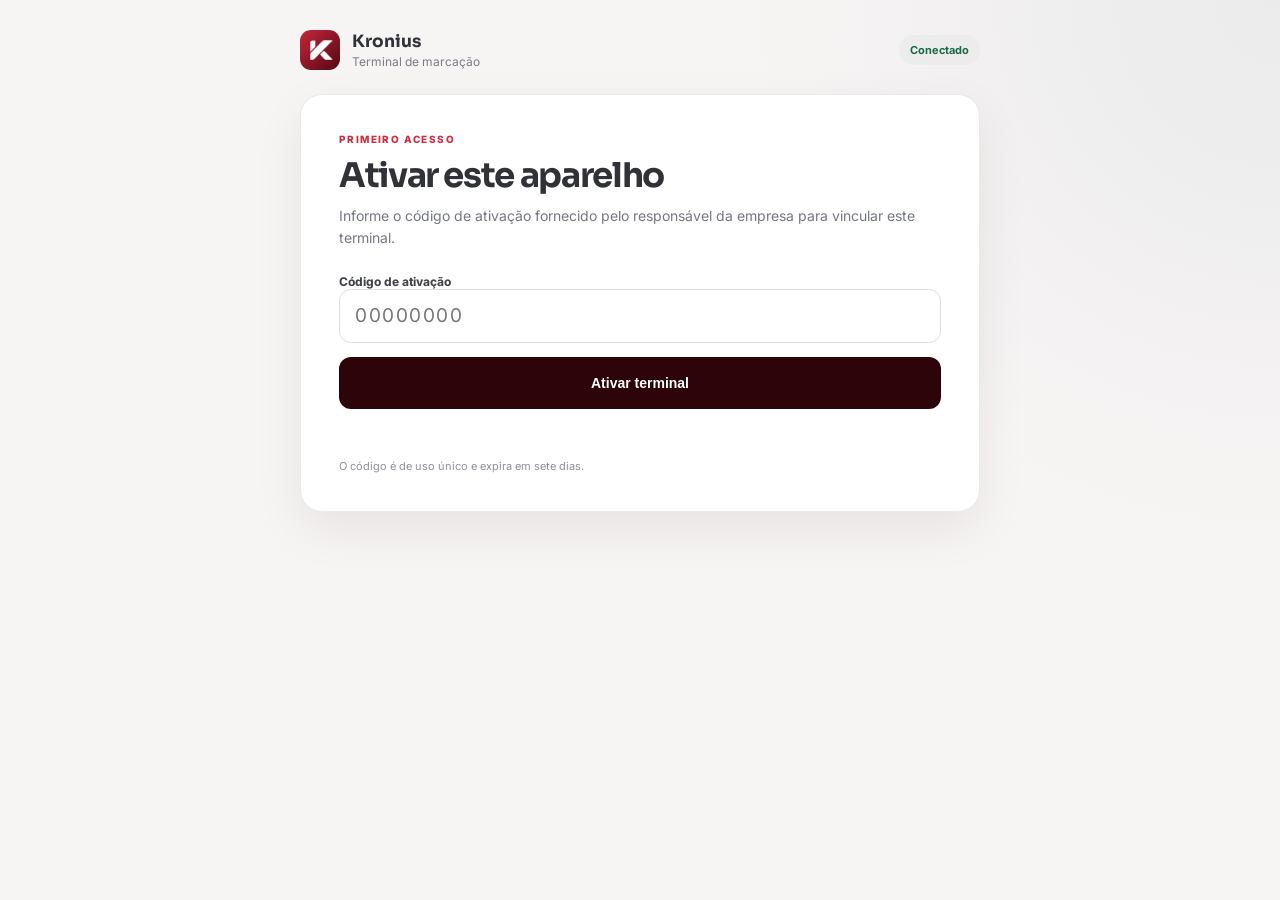
<file: pontocom-prototipo/terminal/index.html>
<!doctype html>
<html lang="pt-BR">
<head>
  <meta charset="utf-8">
  <meta name="viewport" content="width=device-width, initial-scale=1, viewport-fit=cover">
  <meta name="theme-color" content="#560713">
  <meta name="description" content="Terminal de marcação de ponto Kronius">
  <link rel="manifest" href="./manifest.json">
  <link rel="icon" href="../brand/icon-64.png" type="image/png"><link rel="apple-touch-icon" href="../brand/icon-192.png">
  <link rel="stylesheet" href="https://fonts.googleapis.com/css2?family=Inter:wght@400;500;600;700;800&family=Sora:wght@500;600;700;800&display=swap">
  <link rel="stylesheet" href="./styles.css?v=9">
  <title>Kronius | Terminal de Ponto</title>
</head>
<body>
  <main class="terminal-shell">
    <header class="terminal-header">
      <img class="brand-mark-img" src="../brand/tile.png" alt="" width="40" height="40">
      <div><strong>Kronius</strong><small>Terminal de marcação</small></div>
      <span class="connection" id="connectionState">Conectando...</span>
    </header>
    <section id="activationScreen" class="terminal-card" hidden>
      <p class="eyebrow">PRIMEIRO ACESSO</p>
      <h1>Ativar este aparelho</h1>
      <p class="intro">Informe o código de ativação fornecido pelo responsável da empresa para vincular este terminal.</p>
      <form id="activationForm">
        <label for="activationCode">Código de ativação</label>
        <input id="activationCode" inputmode="numeric" autocomplete="one-time-code" maxlength="8" placeholder="00000000" required>
        <button class="primary-button" type="submit">Ativar terminal</button>
        <p class="form-message" id="activationMessage" role="alert"></p>
      </form>
      <p class="footnote">O código é de uso único e expira em sete dias.</p>
    </section>
    <section id="punchScreen" hidden>
      <div class="company-card">
        <div><p class="eyebrow">TERMINAL AUTORIZADO</p><h1 id="companyName">Empresa</h1><p id="terminalStatus">Este aparelho está vinculado à empresa.</p></div>
        <div class="clock-block"><strong id="currentTime">--:--:--</strong><span id="currentDate">--</span></div>
      </div>
      <section class="terminal-card employee-card" id="stepCode">
        <p class="eyebrow">IDENTIFICAÇÃO</p>
        <h2>Informe sua matrícula</h2>
        <p class="intro">Digite sua matrícula para localizar seu cadastro.</p>
        <form id="employeeCodeForm">
          <label for="employeeCode">Matrícula</label>
          <input id="employeeCode" inputmode="numeric" autocomplete="username" maxlength="4" placeholder="0000" required>
          <button class="primary-button" type="submit">Continuar</button>
          <p class="form-message" id="codeMessage" role="alert"></p>
        </form>
      </section>
      <section class="terminal-card employee-card" id="stepPin" hidden>
        <p class="eyebrow">ACESSO DO FUNCIONÁRIO</p>
        <h2 id="employeeGreeting">Olá!</h2>
        <p class="intro">Agora, digite sua senha para continuar.</p>
        <form id="employeePinForm">
          <label for="employeePin">Senha de acesso</label>
          <input id="employeePin" type="password" inputmode="numeric" autocomplete="current-password" maxlength="4" placeholder="••••" required>
          <button class="primary-button" type="submit">Confirmar senha</button>
          <button class="history-button" id="backToCode" type="button">Voltar</button>
          <p class="form-message" id="pinMessage" role="alert"></p>
        </form>
      </section>
      <section class="terminal-card employee-card" id="stepEntry" hidden>
        <p class="eyebrow">MARCAÇÃO DE PONTO</p>
        <h2 id="entryGreeting">Olá!</h2>
        <p class="intro">Qual marcação deseja realizar?</p>
        <div class="punch-buttons">
          <button type="button" data-entry="clock_in"><span>↗</span>Entrada</button>
          <button type="button" data-entry="break_start"><span>Ⅱ</span>Saída para intervalo</button>
          <button type="button" data-entry="break_end"><span>▶</span>Retorno do intervalo</button>
          <button type="button" data-entry="clock_out"><span>↙</span>Saída final</button>
        </div>
        <button class="history-button" id="backToPin" type="button">Voltar</button>
        <p class="form-message" id="entryMessage" role="status"></p>
      </section>
      <section class="terminal-card employee-card camera-card" id="stepCamera" hidden>
        <p class="eyebrow">CONFIRMAÇÃO DA MARCAÇÃO</p>
        <h2 id="cameraTitle">Registre sua foto</h2>
        <p class="intro" id="cameraDescription">Centralize seu rosto e tire a foto para concluir a marcação.</p>
        <video id="punchCamera" autoplay muted playsinline></video>
        <canvas id="photoCanvas" hidden></canvas>
        <p class="form-message" id="cameraMessage" role="status"></p>
        <button class="primary-button" id="capturePhotoButton" type="button">Tirar foto e registrar ponto</button>
        <button class="history-button" id="cancelCameraButton" type="button">Cancelar e voltar</button>
      </section>
      <section class="receipt-card" id="receiptCard" hidden>
        <div class="receipt-check">✓</div><div><strong id="receiptTitle">Marcação registrada</strong><p id="receiptText"></p><small id="receiptCode"></small></div>
      </section>
      <footer class="terminal-footer"><span>Este terminal registra marcações de ponto com foto temporária para conferência. As fotos são excluídas após o fechamento mensal.</span><button id="installButton" hidden>Instalar no aparelho</button></footer>
    </section>
  </main>
  <script src="./app.js?v=26" defer></script>
</body>
</html>
</file>
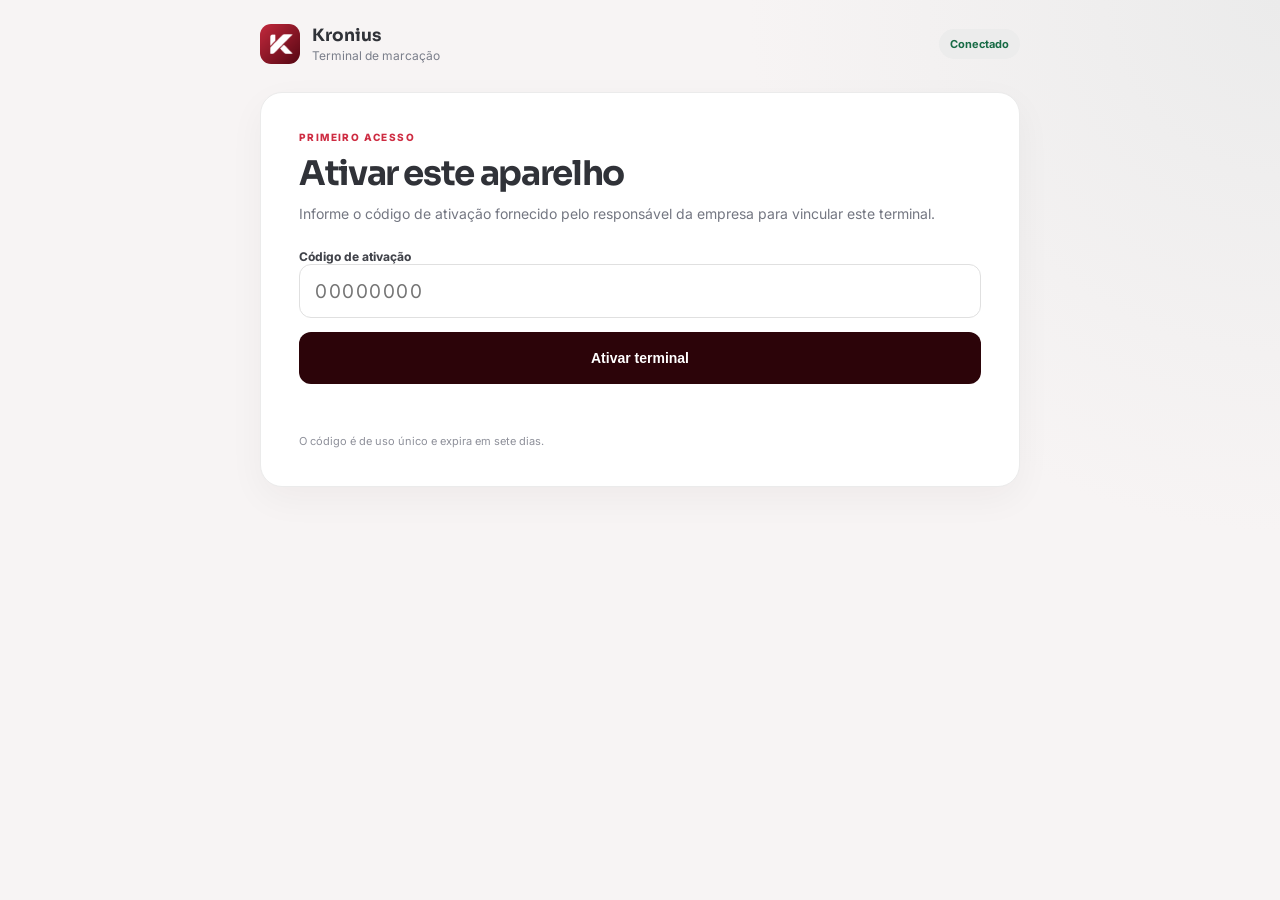
<file: pontocom-prototipo/terminal.html>
<!doctype html>
<html lang="pt-BR">
<head>
  <meta charset="utf-8">
  <meta name="viewport" content="width=device-width, initial-scale=1, viewport-fit=cover">
  <meta name="theme-color" content="#560713">
  <meta name="description" content="Terminal de marcação de ponto Kronius">
  <link rel="manifest" href="./terminal-manifest.json">
  <link rel="icon" href="brand/icon-64.png" type="image/png"><link rel="apple-touch-icon" href="brand/icon-192.png">
  <link rel="stylesheet" href="https://fonts.googleapis.com/css2?family=Inter:wght@400;500;600;700;800&family=Sora:wght@500;600;700;800&display=swap">
  <link rel="stylesheet" href="./terminal.css?v=2">
  <title>Kronius | Terminal de Ponto</title>
</head>
<body>
  <main class="terminal-shell">
    <header class="terminal-header">
      <img class="brand-mark-img" src="brand/tile.png" alt="" width="40" height="40">
      <div><strong>Kronius</strong><small>Terminal de marcação</small></div>
      <span class="connection" id="connectionState">Conectando...</span>
    </header>
    <section id="activationScreen" class="terminal-card" hidden>
      <p class="eyebrow">PRIMEIRO ACESSO</p>
      <h1>Ativar este aparelho</h1>
      <p class="intro">Informe o código de ativação fornecido pelo responsável da empresa para vincular este terminal.</p>
      <form id="activationForm">
        <label for="activationCode">Código de ativação</label>
        <input id="activationCode" inputmode="numeric" autocomplete="one-time-code" maxlength="8" placeholder="00000000" required>
        <button class="primary-button" type="submit">Ativar terminal</button>
        <p class="form-message" id="activationMessage" role="alert"></p>
      </form>
      <p class="footnote">O código é de uso único e expira em sete dias.</p>
    </section>
    <section id="punchScreen" hidden>
      <div class="company-card">
        <div><p class="eyebrow">TERMINAL AUTORIZADO</p><h1 id="companyName">Empresa</h1><p id="terminalStatus">Este aparelho está vinculado à empresa.</p></div>
        <div class="clock-block"><strong id="currentTime">--:--:--</strong><span id="currentDate">--</span></div>
      </div>
      <section class="terminal-card employee-card">
        <p class="eyebrow">IDENTIFICAÇÃO</p>
        <h2>Quem está registrando o ponto?</h2>
        <p class="intro">Digite sua matrícula e seu PIN de acesso.</p>
        <form id="punchForm">
          <div class="field-grid">
            <label for="employeeCode">Matrícula<input id="employeeCode" inputmode="numeric" autocomplete="username" maxlength="4" placeholder="0000" required></label>
            <label for="employeePin">PIN<input id="employeePin" type="password" inputmode="numeric" autocomplete="current-password" maxlength="4" placeholder="••••" required></label>
          </div>
          <p class="location-note" id="locationNote"><span class="location-dot"></span> A localização será verificada a cada marcação.</p>
          <div class="punch-buttons">
            <button type="button" data-entry="clock_in"><span>↗</span>Entrada</button>
            <button type="button" data-entry="break_start"><span>Ⅱ</span>Saída intervalo</button>
            <button type="button" data-entry="break_end"><span>▶</span>Retorno intervalo</button>
            <button type="button" data-entry="clock_out"><span>↙</span>Saída final</button>
          </div>
          <p class="form-message" id="punchMessage" role="status"></p>
        </form>
      </section>
      <section class="receipt-card" id="receiptCard" hidden>
        <div class="receipt-check">✓</div><div><strong id="receiptTitle">Marcação registrada</strong><p id="receiptText"></p><small id="receiptCode"></small></div>
      </section>
      <footer class="terminal-footer"><span>Este terminal registra apenas marcações de ponto.</span><button id="installButton" hidden>Instalar no aparelho</button></footer>
    </section>
  </main>
  <script src="./terminal.js?v=1"></script>
</body>
</html>
</file>
<file: pontocom-prototipo/terminal/styles.css>
:root{font-family:Inter,ui-sans-serif,system-ui,-apple-system,BlinkMacSystemFont,"Segoe UI",sans-serif;color:#303238;background:#f7f4f4;font-synthesis:none;text-rendering:optimizeLegibility}*{box-sizing:border-box}body{margin:0;min-height:100vh;background:radial-gradient(circle at top right,#ebebeb 0,transparent 34%),#f7f4f4}.terminal-shell{width:min(100% - 28px,760px);margin:0 auto;padding:24px 0 40px}.terminal-header{display:flex;align-items:center;gap:12px;margin:0 0 28px}.brand-mark{width:44px;height:44px;border-radius:14px;background:#2c0409;color:#ffffff;display:grid;place-items:center;font-weight:900;font-size:23px}.brand-mark span{color:#e5bdc2}.terminal-header strong{display:block;font-size:17px}.terminal-header small{display:block;color:#7a7e8a;font-size:12px;margin-top:2px}.connection{margin-left:auto;font-size:11px;font-weight:700;color:#7a7e8a;background:#ececec;border-radius:99px;padding:8px 11px}.connection.online{color:#176b45;background:#ececec}.connection.offline{color:#b32336;background:#f9f1f2}.terminal-card,.company-card,.receipt-card{background:#ffffff;border:1px solid #ebebeb;border-radius:22px;box-shadow:0 12px 36px #300b190b}.terminal-card{padding:clamp(22px,5vw,38px)}.eyebrow{font-size:10px;font-weight:800;letter-spacing:.14em;color:#ce2c42;margin:0 0 9px}.terminal-card h1,.company-card h1{font-size:clamp(25px,5vw,34px);letter-spacing:-.04em;margin:0;color:#303238}.terminal-card h2{font-size:21px;letter-spacing:-.03em;margin:0 0 8px}.intro{color:#747782;font-size:14px;line-height:1.6;margin:8px 0 24px}.terminal-card form>label,.field-grid label{display:grid;gap:8px;font-size:12px;font-weight:750;color:#41434a}.terminal-card input{width:100%;height:54px;border:1px solid #e0e0e0;border-radius:12px;padding:0 15px;font:inherit;font-size:19px;letter-spacing:.08em;color:#303238;background:#ffffff;outline:none}.terminal-card input:focus{border-color:#c2293d;box-shadow:0 0 0 3px #9c5c701a}.primary-button{width:100%;height:52px;border:0;border-radius:12px;background:#2c0409;color:#ffffff;font-weight:750;font-size:14px;margin-top:14px;cursor:pointer}.primary-button:disabled,.punch-buttons button:disabled{opacity:.55;cursor:wait}.footnote{font-size:11px;color:#8e909a;margin:18px 0 0}.company-card{display:flex;align-items:center;justify-content:space-between;gap:20px;padding:22px 26px;margin-bottom:18px}.company-card h1{font-size:24px}.company-card p:last-child{margin:6px 0 0;color:#7c7f8a;font-size:12px}.clock-block{text-align:right;white-space:nowrap}.clock-block strong{display:block;font-size:24px;font-variant-numeric:tabular-nums;color:#303238}.clock-block span{display:block;color:#868994;font-size:11px;margin-top:4px}.field-grid{display:grid;grid-template-columns:1fr 1fr;gap:14px}.field-grid input{margin-top:0}.location-note{display:flex;align-items:center;gap:8px;font-size:11px;color:#777a87;margin:17px 0}.location-dot{width:7px;height:7px;border-radius:50%;background:#c48b39;display:inline-block}.punch-buttons{display:grid;grid-template-columns:1fr 1fr;gap:10px}.punch-buttons button{min-height:66px;border:1px solid #e4e4e4;border-radius:14px;background:#ffffff;color:#303238;font:inherit;font-size:13px;font-weight:750;display:flex;align-items:center;gap:12px;padding:12px 15px;cursor:pointer;text-align:left}.punch-buttons button:hover{border-color:#d02d43;background:#fafafa}.punch-buttons button span{width:34px;height:34px;border-radius:10px;background:#efefef;color:#931728;display:grid;place-items:center;font-size:18px}.form-message{font-size:12px;line-height:1.5;color:#b32336;min-height:18px;margin:14px 0 0}.form-message.success{color:#176b45}.form-message.review{color:#98651f}.receipt-card{display:flex;align-items:center;gap:14px;padding:18px 22px;margin-top:16px}.receipt-check{width:38px;height:38px;border-radius:50%;background:#e2f4e9;color:#176b45;display:grid;place-items:center;font-size:20px;font-weight:900}.receipt-card strong{font-size:14px}.receipt-card p{font-size:12px;color:#686b76;margin:4px 0}.receipt-card small{font-size:10px;color:#8f919b}.terminal-footer{display:flex;justify-content:space-between;gap:12px;align-items:center;color:#8e909a;font-size:10px;padding:18px 4px}.terminal-footer button{border:0;background:none;color:#8f1626;font-weight:750;cursor:pointer}.terminal-footer button[hidden]{display:none}@media(max-width:540px){.terminal-shell{width:min(100% - 20px,760px);padding-top:14px}.terminal-header{margin-bottom:18px}.company-card{align-items:flex-start;flex-direction:column}.clock-block{text-align:left}.field-grid{grid-template-columns:1fr}.punch-buttons{grid-template-columns:1fr 1fr}.punch-buttons button{font-size:11px;padding:10px;gap:8px}.punch-buttons button span{width:29px;height:29px;flex:0 0 29px}.terminal-footer{align-items:flex-start;flex-direction:column}}.history-button{width:100%;border:0;background:transparent;color:#931728;font:inherit;font-size:12px;font-weight:750;padding:13px 8px;cursor:pointer}.history-button:disabled{opacity:.5}.history-card{background:#ffffff;border:1px solid #ebebeb;border-radius:18px;padding:18px 22px;margin-top:14px;box-shadow:0 10px 30px #300b1908}.history-heading{display:flex;justify-content:space-between;gap:10px;align-items:center;margin-bottom:8px}.history-heading strong{font-size:13px}.history-heading span{font-size:10px;color:#8e909a}.history-row{display:grid;grid-template-columns:1fr auto;gap:4px 12px;padding:11px 0;border-top:1px solid #eeeeee}.history-entry{font-size:12px;font-weight:750}.history-date{font-size:11px;color:#656771}.history-row small{font-size:10px;color:#8e909a;grid-column:1/-1}.history-empty{font-size:12px;color:#7c7f8a}@media(max-width:540px){.history-heading{align-items:flex-start;flex-direction:column}.history-date{font-size:10px}}
.face-enroll-card{margin-top:14px}.face-notice{font-size:11px;line-height:1.6;color:#696b76;background:#f9f9f9;border:1px solid #ebebeb;border-radius:12px;padding:12px;margin:12px 0}.face-enroll-card video{display:block;width:100%;max-height:340px;object-fit:cover;background:#240307;border-radius:14px;transform:scaleX(-1)}.face-actions{display:grid;grid-template-columns:1fr;gap:4px}.face-actions .primary-button{margin-top:4px}.face-enroll-card [hidden]{display:none}

.location-admin-card{margin:14px 0}
.location-admin-card form{display:grid;gap:12px;margin-top:14px}
.location-admin-card label{display:grid;gap:6px;font-size:12px;font-weight:650;color:var(--ink)}
.location-admin-card input{width:100%;min-height:44px;padding:10px 12px;border:1px solid var(--line);border-radius:12px;background:#ffffff;font:inherit}
.location-admin-card .field-grid{display:grid;grid-template-columns:1fr 1fr;gap:10px}
.location-admin-card .primary-button,.location-admin-card .history-button{width:100%}
@media(max-width:480px){.location-admin-card .field-grid{grid-template-columns:1fr}}

/* Redesign do terminal Ponto.com */
.terminal-shell{max-width:680px;padding-top:30px}.terminal-header{margin-bottom:24px}
.terminal-card,.company-card,.receipt-card,.history-card{border-color:#eaeaea;box-shadow:0 18px 50px rgba(44,4,9,.07)}
.company-card{background:linear-gradient(125deg,#2c0409,#5a0914);color:#ffffff;border:0}.company-card h1,.clock-block strong{color:#ffffff}.company-card .eyebrow{color:#e7c4c9}.company-card p:last-child,.clock-block span{color:#e0e0e0}
.employee-card{padding:clamp(22px,5vw,34px)}.employee-card h2{font-size:clamp(22px,4vw,28px)}
.punch-buttons button{min-height:72px;border-radius:16px;transition:transform .16s ease,border-color .16s ease,background .16s ease}.punch-buttons button:active{transform:scale(.985)}.punch-buttons button:hover{border-color:#c2293d;background:#fafafa}
.face-open-button{margin-top:8px;padding:15px;border-radius:12px;background:#f3f3f3}.face-enroll-card{padding:22px;border-radius:20px}.face-punch-actions{padding:16px 0 6px;border-top:1px solid #ececec;margin-top:14px}.face-punch-actions .eyebrow{margin-bottom:12px}.face-enroll-card video{max-height:300px;aspect-ratio:4/3;object-fit:cover}
@media(max-width:540px){.terminal-shell{padding-top:16px}.company-card{flex-direction:row;align-items:center;padding:20px}.company-card h1{font-size:21px}.clock-block{text-align:right}.clock-block strong{font-size:22px}.employee-card{padding:22px 18px}.punch-buttons button{min-height:64px}}


/* Fluxo em etapas e captura compactada de foto */
.camera-card video{display:block;width:min(100%,360px);max-height:270px;aspect-ratio:4/3;object-fit:cover;margin:18px auto;border-radius:16px;background:#1d0206;transform:scaleX(-1)}
.camera-card .primary-button{margin-top:12px}
.employee-card .field-grid{grid-template-columns:1fr}
.employee-card input{font-size:1.35rem;letter-spacing:.18em;text-align:center}
.employee-card .punch-buttons button{min-height:72px}
.employee-card .history-button{margin-top:12px}
#stepPin,#stepEntry,#stepCamera{animation:terminalStepIn .2s ease-out}
@keyframes terminalStepIn{from{opacity:.45;transform:translateY(6px)}to{opacity:1;transform:translateY(0)}}

.brand-mark-img{width:40px;height:40px;border-radius:11px;object-fit:contain;flex:none}
h1,h2,h3,.terminal-header strong{font-family:Sora,Inter,ui-sans-serif,system-ui,sans-serif}
</file>
<file: pontocom-prototipo/terminal.css>
:root{font-family:Inter,ui-sans-serif,system-ui,-apple-system,BlinkMacSystemFont,"Segoe UI",sans-serif;color:#303238;background:#f7f4f4;font-synthesis:none;text-rendering:optimizeLegibility}*{box-sizing:border-box}body{margin:0;min-height:100vh;background:radial-gradient(circle at top right,#ebebeb 0,transparent 34%),#f7f4f4}.terminal-shell{width:min(100% - 28px,760px);margin:0 auto;padding:24px 0 40px}.terminal-header{display:flex;align-items:center;gap:12px;margin:0 0 28px}.brand-mark{width:44px;height:44px;border-radius:14px;background:#2c0409;color:#ffffff;display:grid;place-items:center;font-weight:900;font-size:23px}.brand-mark span{color:#e5bdc2}.terminal-header strong{display:block;font-size:17px}.terminal-header small{display:block;color:#7a7e8a;font-size:12px;margin-top:2px}.connection{margin-left:auto;font-size:11px;font-weight:700;color:#7a7e8a;background:#ececec;border-radius:99px;padding:8px 11px}.connection.online{color:#176b45;background:#ececec}.connection.offline{color:#b32336;background:#f9f1f2}.terminal-card,.company-card,.receipt-card{background:#ffffff;border:1px solid #ebebeb;border-radius:22px;box-shadow:0 12px 36px #300b190b}.terminal-card{padding:clamp(22px,5vw,38px)}.eyebrow{font-size:10px;font-weight:800;letter-spacing:.14em;color:#ce2c42;margin:0 0 9px}.terminal-card h1,.company-card h1{font-size:clamp(25px,5vw,34px);letter-spacing:-.04em;margin:0;color:#303238}.terminal-card h2{font-size:21px;letter-spacing:-.03em;margin:0 0 8px}.intro{color:#747782;font-size:14px;line-height:1.6;margin:8px 0 24px}.terminal-card form>label,.field-grid label{display:grid;gap:8px;font-size:12px;font-weight:750;color:#41434a}.terminal-card input{width:100%;height:54px;border:1px solid #e0e0e0;border-radius:12px;padding:0 15px;font:inherit;font-size:19px;letter-spacing:.08em;color:#303238;background:#ffffff;outline:none}.terminal-card input:focus{border-color:#c2293d;box-shadow:0 0 0 3px #9c5c701a}.primary-button{width:100%;height:52px;border:0;border-radius:12px;background:#2c0409;color:#ffffff;font-weight:750;font-size:14px;margin-top:14px;cursor:pointer}.primary-button:disabled,.punch-buttons button:disabled{opacity:.55;cursor:wait}.footnote{font-size:11px;color:#8e909a;margin:18px 0 0}.company-card{display:flex;align-items:center;justify-content:space-between;gap:20px;padding:22px 26px;margin-bottom:18px}.company-card h1{font-size:24px}.company-card p:last-child{margin:6px 0 0;color:#7c7f8a;font-size:12px}.clock-block{text-align:right;white-space:nowrap}.clock-block strong{display:block;font-size:24px;font-variant-numeric:tabular-nums;color:#303238}.clock-block span{display:block;color:#868994;font-size:11px;margin-top:4px}.field-grid{display:grid;grid-template-columns:1fr 1fr;gap:14px}.field-grid input{margin-top:0}.location-note{display:flex;align-items:center;gap:8px;font-size:11px;color:#777a87;margin:17px 0}.location-dot{width:7px;height:7px;border-radius:50%;background:#c48b39;display:inline-block}.punch-buttons{display:grid;grid-template-columns:1fr 1fr;gap:10px}.punch-buttons button{min-height:66px;border:1px solid #e4e4e4;border-radius:14px;background:#ffffff;color:#303238;font:inherit;font-size:13px;font-weight:750;display:flex;align-items:center;gap:12px;padding:12px 15px;cursor:pointer;text-align:left}.punch-buttons button:hover{border-color:#d02d43;background:#fafafa}.punch-buttons button span{width:34px;height:34px;border-radius:10px;background:#efefef;color:#931728;display:grid;place-items:center;font-size:18px}.form-message{font-size:12px;line-height:1.5;color:#b32336;min-height:18px;margin:14px 0 0}.form-message.success{color:#176b45}.form-message.review{color:#98651f}.receipt-card{display:flex;align-items:center;gap:14px;padding:18px 22px;margin-top:16px}.receipt-check{width:38px;height:38px;border-radius:50%;background:#e2f4e9;color:#176b45;display:grid;place-items:center;font-size:20px;font-weight:900}.receipt-card strong{font-size:14px}.receipt-card p{font-size:12px;color:#686b76;margin:4px 0}.receipt-card small{font-size:10px;color:#8f919b}.terminal-footer{display:flex;justify-content:space-between;gap:12px;align-items:center;color:#8e909a;font-size:10px;padding:18px 4px}.terminal-footer button{border:0;background:none;color:#8f1626;font-weight:750;cursor:pointer}.terminal-footer button[hidden]{display:none}@media(max-width:540px){.terminal-shell{width:min(100% - 20px,760px);padding-top:14px}.terminal-header{margin-bottom:18px}.company-card{align-items:flex-start;flex-direction:column}.clock-block{text-align:left}.field-grid{grid-template-columns:1fr}.punch-buttons{grid-template-columns:1fr 1fr}.punch-buttons button{font-size:11px;padding:10px;gap:8px}.punch-buttons button span{width:29px;height:29px;flex:0 0 29px}.terminal-footer{align-items:flex-start;flex-direction:column}}
.brand-mark-img{width:40px;height:40px;border-radius:11px;object-fit:contain;flex:none}
h1,h2,h3,.terminal-header strong{font-family:Sora,Inter,ui-sans-serif,system-ui,sans-serif}
</file>
